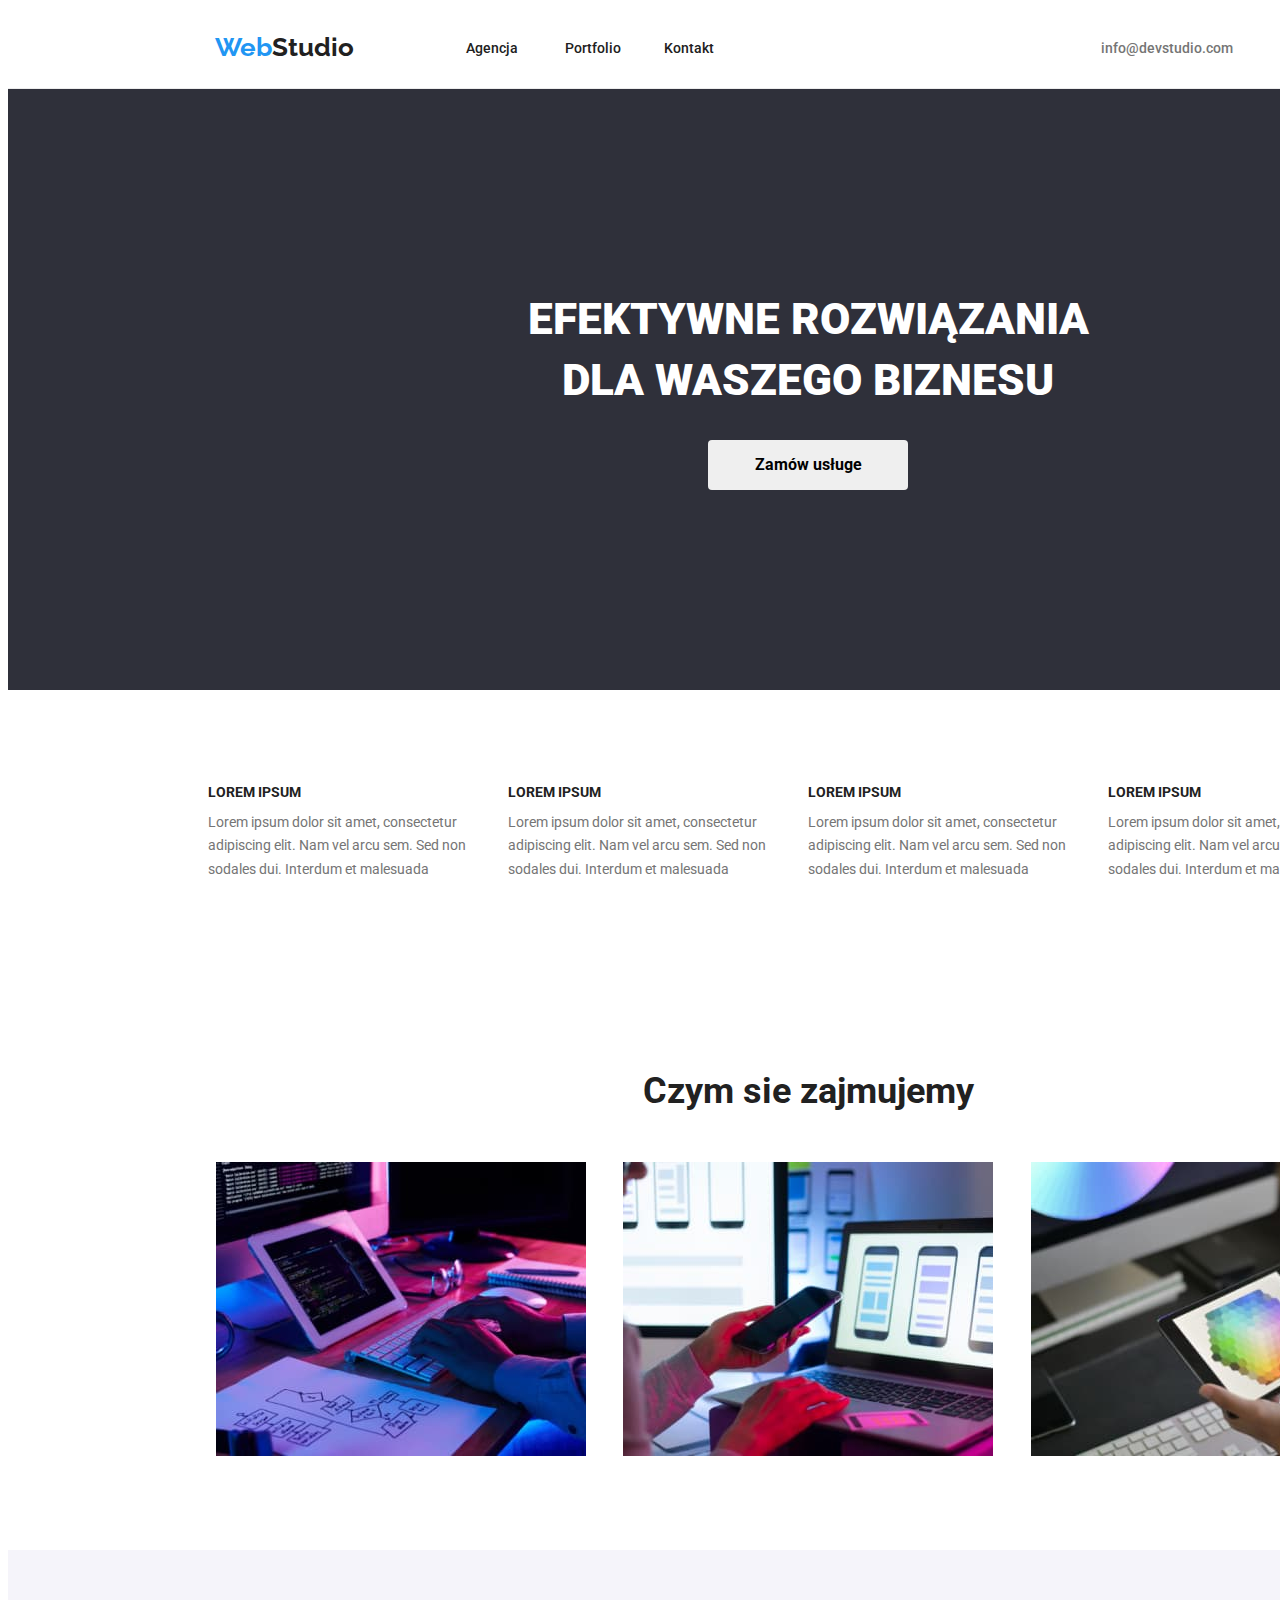
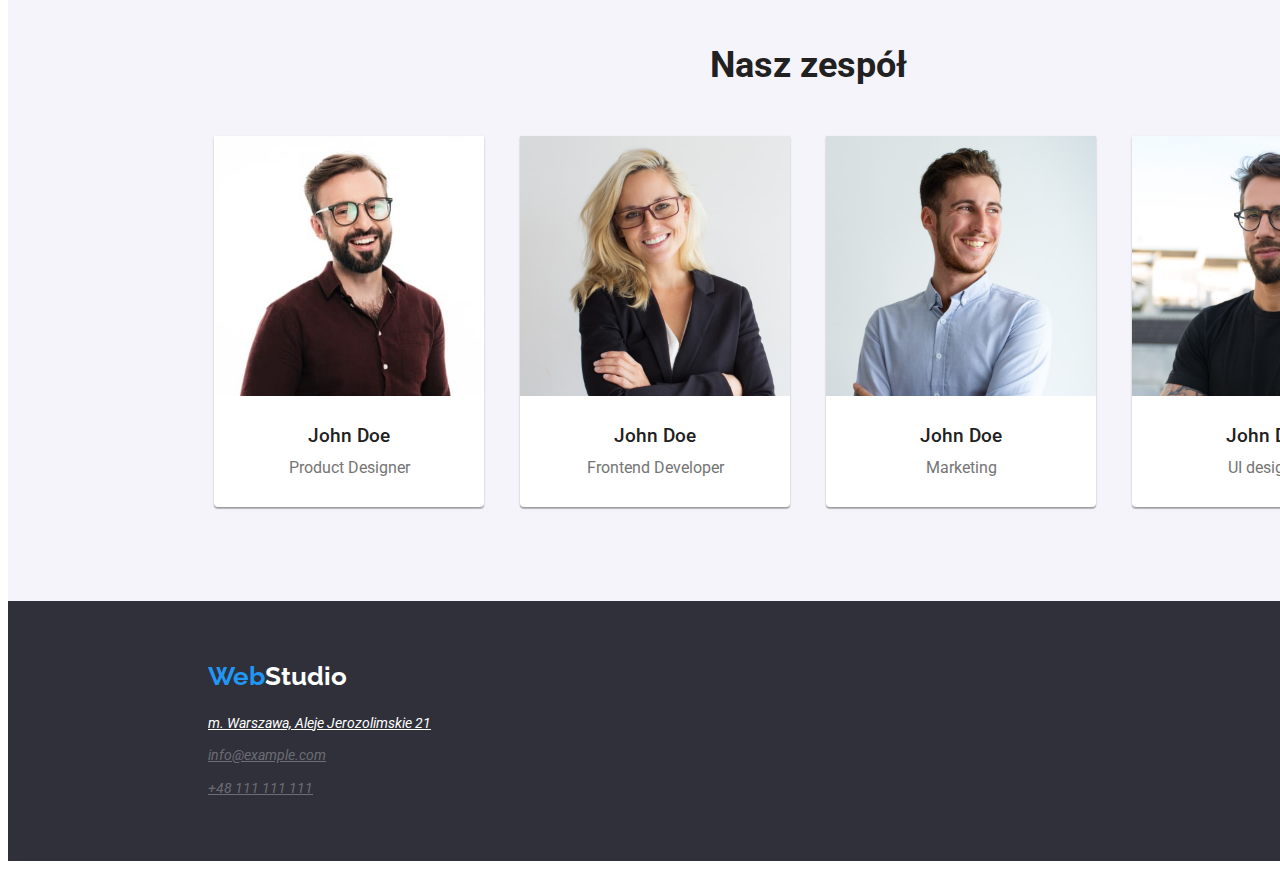
<file: index.html>
<!DOCTYPE html>
<html lang="pl">
  <head>
    <meta charset="UTF-8" />
    <meta http-equiv="X-UA-Compatible" content="IE=edge" />
    <meta name="viewport" content="width=device-width, initial-scale=1.0" />
    <link rel="preconnect" href="https://fonts.googleapis.com" />
    <link rel="preconnect" href="https://fonts.gstatic.com" crossorigin />
    <link
      href="https://fonts.googleapis.com/css2?family=Raleway:wght@700&family=Roboto:wght@400;500;700;900&display=swap"
      rel="stylesheet"
    />
    <link
      rel="stylesheet"
      href="https://cdnjs.cloudflare.com/ajax/libs/modern-normalize/1.1.0/modern-normalize.min.css"
      integrity="sha512-wpPYUAdjBVSE4KJnH1VR1HeZfpl1ub8YT/NKx4PuQ5NmX2tKuGu6U/JRp5y+Y8XG2tV+wKQpNHVUX03MfMFn9Q=="
      crossorigin="anonymous"
      referrerpolicy="no-referrer"
    />
    <link rel="stylesheet" href="./css/styles.css" />
    <title>WebStudio</title>
  </head>
  <body>
    <header class="header-border">
      <div class="container header">
        <a class="logo logo-top" href="#"
          ><span class="blue">Web</span>Studio</a
        >
        <nav>
          <ul class="navigation link menu">
            <li class="item"><a href="./index.html">Agencja</a></li>
            <li class="item"><a href="./portfolio.html">Portfolio</a></li>
            <li class="item"><a href="#">Kontakt</a></li>
          </ul>
        </nav>
        <a
          class="navigation-top navigation small link active"
          href="mailto:info@devstudio.com"
          >info@devstudio.com</a
        >
        <a class="navigation small link active" href="tel:+48111111111"
          >+48 111 111 111</a
        >
      </div>
    </header>
    <main>
      <!--Sekcja-"Header"-->
      <section class="background section">
        <div class="container section-1 text-center">
          <h1 class="main-header">
            EFEKTYWNE ROZWIĄZANIA <br />DLA WASZEGO BIZNESU
          </h1>
          <button class="main-button" type="button">Zamów usługe</button>
        </div>
      </section>
      <!--Sekcja-Nasze atuty-->
      <section class="section">
        <div class="container">
          <ul class="flexbox section-spacing">
            <li class="item">
              <h3 class="paragraph-title">LOREM IPSUM</h3>
              <p class="paragraph-text small">
                Lorem ipsum dolor sit amet, consectetur adipiscing elit. Nam vel
                arcu sem. Sed non sodales dui. Interdum et malesuada
              </p>
            </li>
            <li class="item">
              <h3 class="paragraph-title">LOREM IPSUM</h3>
              <p class="paragraph-text small">
                Lorem ipsum dolor sit amet, consectetur adipiscing elit. Nam vel
                arcu sem. Sed non sodales dui. Interdum et malesuada
              </p>
            </li>
            <li class="item">
              <h3 class="paragraph-title">LOREM IPSUM</h3>
              <p class="paragraph-text small">
                Lorem ipsum dolor sit amet, consectetur adipiscing elit. Nam vel
                arcu sem. Sed non sodales dui. Interdum et malesuada
              </p>
            </li>
            <li class="item">
              <h3 class="paragraph-title">LOREM IPSUM</h3>
              <p class="paragraph-text small">
                Lorem ipsum dolor sit amet, consectetur adipiscing elit. Nam vel
                arcu sem. Sed non sodales dui. Interdum et malesuada
              </p>
            </li>
          </ul>
        </div>
      </section>
      <!--Sekcja-Czym sie zajmujemy-->
      <section class="section">
        <div class="container text-center">
          <h2 class="section-title">Czym sie zajmujemy</h2>
          <ul class="flexbox section-about">
            <li class="item">
              <img
                class="no-gap"
                src="./images/img1.jpg"
                alt="Osoba pisząca kod na tablecie"
                width="370"
                height="294"
              />
            </li>
            <li class="item">
              <img
                class="no-gap"
                src="./images/img2.jpg"
                alt="Osoba trzymająca smartphone przed ekranem laptopa"
                width="370"
                height="294"
              />
            </li>
            <li class="item">
              <img
                class="no-gap"
                src="./images/img3.jpg"
                alt="Tablet graficzny"
                width="370"
                height="294"
              />
            </li>
          </ul>
        </div>
      </section>
      <!--Sekcja-Nasz zespol-->
      <section class="section background-darker">
        <div class="container text-center">
          <h2 class="section-title">Nasz zespół</h2>
          <ul class="flexbox section-team">
            <li class="item">
              <figure class="image-margin">
                <img
                  class="no-gap"
                  src="./images/product_designer.jpg"
                  alt="Mężczyzna"
                  width="270"
                  height="260"
                />
                <figcaption class="figcaption">
                  <h3 class="name">John Doe</h3>
                  <span class="small">Product Designer</span>
                </figcaption>
              </figure>
            </li>
            <li class="item">
              <figure class="image-margin">
                <img
                  class="no-gap"
                  src="./images/frontend_developer.jpg"
                  alt="Kobieta"
                  width="270"
                  height="260"
                />
                <figcaption class="figcaption">
                  <h3 class="name">John Doe</h3>
                  <span class="small">Frontend Developer</span>
                </figcaption>
              </figure>
            </li>
            <li class="item">
              <figure class="image-margin">
                <img
                  class="no-gap"
                  src="./images/marketing.jpg"
                  alt="Mężczyzna"
                  width="270"
                  height="260"
                />
                <figcaption class="figcaption">
                  <h3 class="name">John Doe</h3>
                  <span class="small">Marketing</span>
                </figcaption>
              </figure>
            </li>
            <li class="item">
              <figure class="image-margin">
                <img
                  class="no-gap"
                  src="./images/ui_designer.jpg"
                  alt="Mężczyzna"
                  width="270"
                  height="260"
                />
                <figcaption class="figcaption">
                  <h3 class="name">John Doe</h3>
                  <span class="small">UI designer</span>
                </figcaption>
              </figure>
            </li>
          </ul>
        </div>
      </section>
    </main>
    <!--Footer-->
    <footer class="background">
      <div class="container footer-space">
        <a class="logo footer" href="#"><span class="blue">Web</span>Studio</a>
        <address class="address-position">
          <ul class="footer-text">
            <li class="item">
              <a
                class="footer active"
                href="https://goo.gl/maps/qj117W8FbM5sxVwv7"
                target="_blank"
                >m. Warszawa, Aleje Jerozolimskie 21</a
              >
            </li>
            <li class="item">
              <a class="footer fade active" href="mailto:info@example.com"
                >info@example.com</a
              >
            </li>
            <li class="item">
              <a class="footer fade active" href="tel:+48111111111"
                >+48 111 111 111</a
              >
            </li>
          </ul>
        </address>
      </div>
    </footer>
  </body>
</html>
</file>
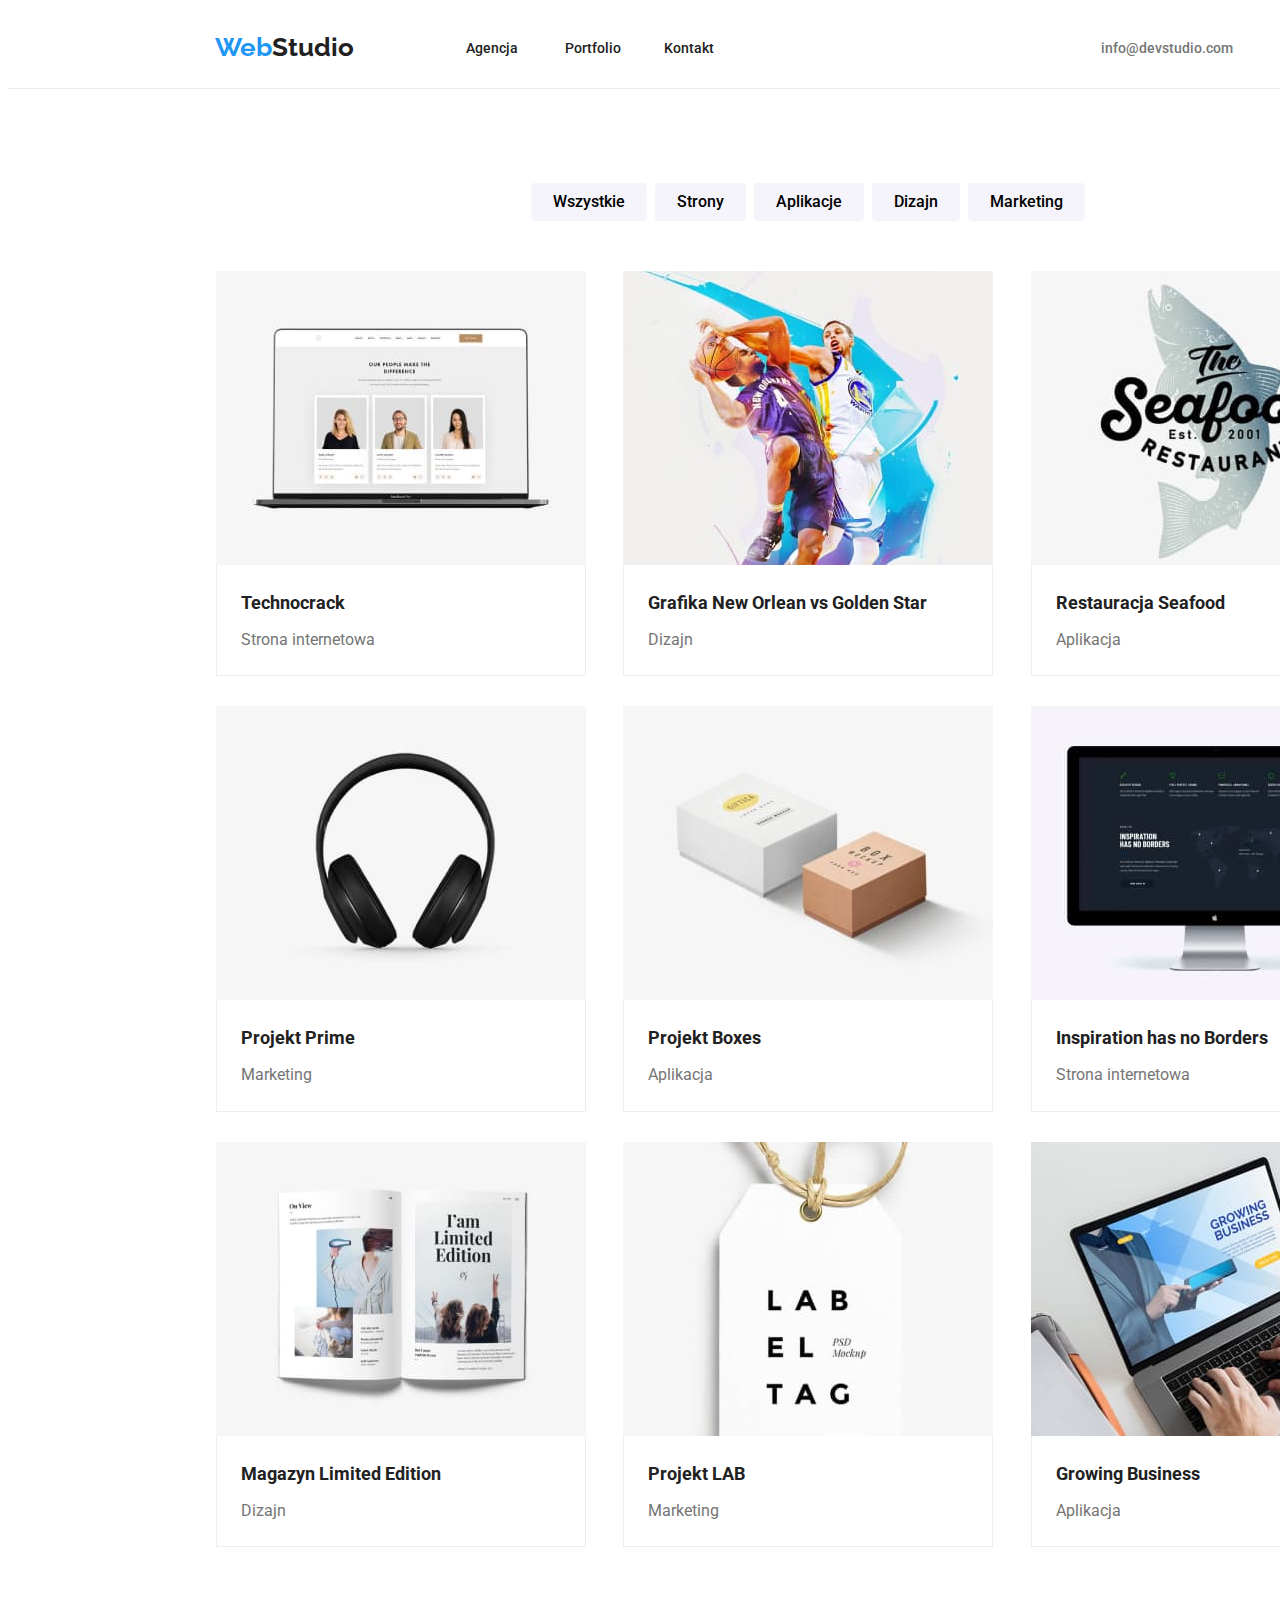
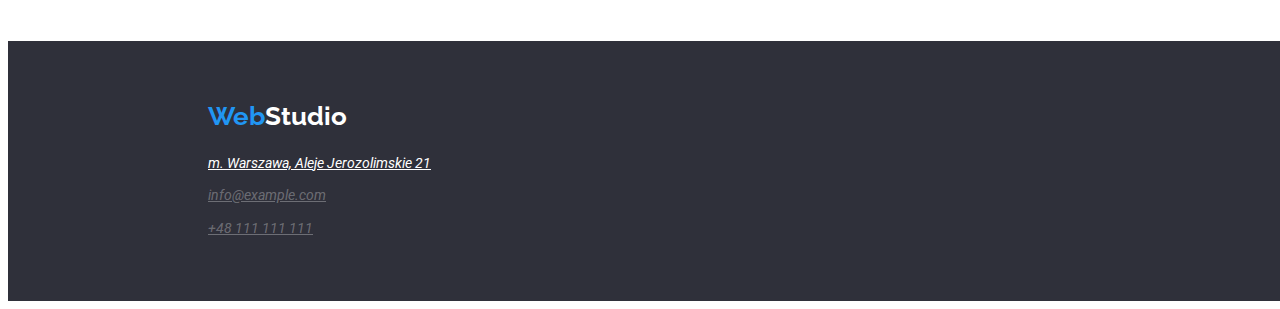
<file: portfolio.html>
<!DOCTYPE html>
<html lang="pl">
  <head>
    <meta charset="UTF-8" />
    <meta http-equiv="X-UA-Compatible" content="IE=edge" />
    <meta name="viewport" content="width=device-width, initial-scale=1.0" />
    <link rel="preconnect" href="https://fonts.googleapis.com" />
    <link rel="preconnect" href="https://fonts.gstatic.com" crossorigin />
    <link
      href="https://fonts.googleapis.com/css2?family=Raleway:wght@700&family=Roboto:wght@400;500;700;900&display=swap"
      rel="stylesheet"
    />
    <link
      rel="stylesheet"
      href="https://cdnjs.cloudflare.com/ajax/libs/modern-normalize/1.1.0/modern-normalize.min.css"
      integrity="sha512-wpPYUAdjBVSE4KJnH1VR1HeZfpl1ub8YT/NKx4PuQ5NmX2tKuGu6U/JRp5y+Y8XG2tV+wKQpNHVUX03MfMFn9Q=="
      crossorigin="anonymous"
      referrerpolicy="no-referrer"
    />
    <link rel="stylesheet" href="./css/styles.css" />
    <title>Portfolio</title>
  </head>
  <body>
    <header class="header-border">
      <div class="container header">
        <a class="logo logo-top" href="#"
          ><span class="blue">Web</span>Studio</a
        >
        <nav>
          <ul class="navigation link menu">
            <li class="item"><a href="./index.html">Agencja</a></li>
            <li class="item"><a href="./portfolio.html">Portfolio</a></li>
            <li class="item"><a href="#">Kontakt</a></li>
          </ul>
        </nav>
        <a
          class="navigation-top navigation small link active"
          href="mailto:info@devstudio.com"
          >info@devstudio.com</a
        >
        <a class="navigation small link active" href="tel:+48111111111"
          >+48 111 111 111</a
        >
      </div>
    </header>
    <main>
      <!--Filters begin-->
      <section class="section">
        <div class="container">
          <ul class="filters flexbox">
            <li class="item"><button type="button">Wszystkie</button></li>
            <li class="item"><button type="button">Strony</button></li>
            <li class="item"><button type="button">Aplikacje</button></li>
            <li class="item"><button type="button">Dizajn</button></li>
            <li class="item"><button type="button">Marketing</button></li>
          </ul>
          <ul class="picture flexbox">
            <li class="item">
              <figure class="image-margin">
                <img
                  class="no-gap"
                  src="./images/technocrack.jpg"
                  alt="Strona internetowa"
                  width="370"
                  height="294"
                />
                <figcaption class="figure-table">
                  <h3>Technocrack</h3>
                  <span class="small">Strona internetowa</span>
                </figcaption>
              </figure>
            </li>
            <li class="item">
              <figure class="image-margin">
                <img
                  class="no-gap"
                  src="./images/basketball.jpg"
                  alt="Koszykarze"
                  width="370"
                  height="294"
                />
                <figcaption class="figure-table">
                  <h3>Grafika New Orlean vs Golden Star</h3>
                  <span class="small">Dizajn</span>
                </figcaption>
              </figure>
            </li>
            <li class="item">
              <figure class="image-margin">
                <img
                  class="no-gap"
                  src="./images/seafood.jpg"
                  alt="Logo restauracji"
                  width="370"
                  height="294"
                />
                <figcaption class="figure-table">
                  <h3>Restauracja Seafood</h3>
                  <span class="small">Aplikacja</span>
                </figcaption>
              </figure>
            </li>
            <li class="item">
              <figure class="image-margin">
                <img
                  class="no-gap"
                  src="./images/projekt-prime.jpg"
                  alt="Słuchawki"
                  width="370"
                  height="294"
                />
                <figcaption class="figure-table">
                  <h3>Projekt Prime</h3>
                  <span class="small">Marketing</span>
                </figcaption>
              </figure>
            </li>
            <li class="item">
              <figure class="image-margin">
                <img
                  class="no-gap"
                  src="./images/projekt-boxes.jpg"
                  alt="Pudełka"
                  width="370"
                  height="294"
                />
                <figcaption class="figure-table">
                  <h3>Projekt Boxes</h3>
                  <span class="small">Aplikacja</span>
                </figcaption>
              </figure>
            </li>
            <li class="item">
              <figure class="image-margin">
                <img
                  class="no-gap"
                  src="./images/inspiration.jpg"
                  alt="Monitor"
                  width="370"
                  height="294"
                />
                <figcaption class="figure-table">
                  <h3>Inspiration has no Borders</h3>
                  <span class="small">Strona internetowa</span>
                </figcaption>
              </figure>
            </li>
            <li class="item">
              <figure class="image-margin">
                <img
                  class="no-gap"
                  src="./images/magazyn-limited.jpg"
                  alt="Czasopismo"
                  width="370"
                  height="294"
                />
                <figcaption class="figure-table">
                  <h3>Magazyn Limited Edition</h3>
                  <span class="small">Dizajn</span>
                </figcaption>
              </figure>
            </li>
            <li class="item">
              <figure class="image-margin">
                <img
                  class="no-gap"
                  src="./images/projekt-lab.jpg"
                  alt="metka z ceną"
                  width="370"
                  height="294"
                />
                <figcaption class="figure-table">
                  <h3>Projekt LAB</h3>
                  <span class="small">Marketing</span>
                </figcaption>
              </figure>
            </li>
            <li class="item">
              <figure class="image-margin">
                <img
                  class="no-gap"
                  src="./images/growing-business.jpg"
                  alt="Laptop"
                  width="370"
                  height="294"
                />
                <figcaption class="figure-table">
                  <h3>Growing Business</h3>
                  <span class="small">Aplikacja</span>
                </figcaption>
              </figure>
            </li>
          </ul>
        </div>
      </section>
    </main>
    <footer class="background">
      <div class="container footer-space">
        <a class="logo footer" href="#"><span class="blue">Web</span>Studio</a>
        <address class="address-position">
          <ul class="footer-text">
            <li class="item">
              <a
                class="footer active"
                href="https://goo.gl/maps/qj117W8FbM5sxVwv7"
                target="_blank"
                >m. Warszawa, Aleje Jerozolimskie 21</a
              >
            </li>
            <li class="item">
              <a class="footer fade active" href="mailto:info@example.com"
                >info@example.com</a
              >
            </li>
            <li class="item">
              <a class="footer fade active" href="tel:+48111111111"
                >+48 111 111 111</a
              >
            </li>
          </ul>
        </address>
      </div>
    </footer>
  </body>
</html>
</file>
<file: css/styles.css>
:root {
  --link-active: #2196f3;
}
:root {
  --small-text: #757575;
}
:root {
  --white-text: #ffffff;
}
:root {
  --default-text: #212121;
}
:root {
  --background-text-temp: #2f303a;
}
:root {
  --background-button: #f5f4fa;
}
:root {
  --footer-text: rgb(255, 255, 255, 0.3);
}
p {
  margin: 0;
}
ul {
  margin: 0;
  padding: 0;
  list-style-type: none;
}
h1 {
  margin: 0;
}
h2 {
  margin: 0;
}
h3 {
  margin: 0;
}
h4 {
  margin: 0;
}
body {
  font-family: "Roboto", sans-serif;
  color: var(--default-text);
  width: 1600px;
}
.logo {
  font-family: "Raleway";
  font-weight: 700;
  font-size: 26px;
  text-decoration: none;
  color: inherit;
  line-height: 1.17;
}
.blue {
  color: var(--link-active);
}
.link {
  text-decoration: none;
  color: inherit;
}
.link a {
  text-decoration: none;
  color: inherit;
}
.link a:hover {
  color: var(--link-active);
}
.link a:focus {
  color: var(--link-active);
}

.navigation {
  font-weight: 500;
  font-size: 14px;
  line-height: 1.17;
}
.small {
  color: var(--small-text);
}
.active:hover {
  color: var(--link-active);
}
.active:focus {
  color: var(--link-active);
}
h1 {
  font-weight: 900;
  font-size: 44px;
  color: var(--white-text);
  background-color: var(--background-text-temp);
  text-align: center;
  line-height: 1.37;
}
.main-button {
  font-weight: 700;
  font-size: 16px;
  font-family: inherit;
  line-height: 1.9;
  border: none;
}
.paragraph-title {
  font-size: 14px;
  line-height: 1.17;
  margin-bottom: 10px;
  width: 270px;
}
.paragraph-text {
  font-size: 14px;
  line-height: 1.7;
}
.section-title {
  font-size: 36px;
  line-height: 1.17;
  margin-bottom: 50px;
}
.name {
  font-weight: 500;
  line-height: 1.17;
}
.footer {
  color: var(--white-text);
}
.footer-text {
  line-height: 1.7;
  font-size: 14px;
  padding: 0;
}
.background {
  background-color: var(--background-text-temp);
}
.fade {
  color: var(--footer-text);
}
.filters button {
  background-color: var(--background-button);
  font-weight: 500;
  font-size: 16px;
  font-family: inherit;
  line-height: 1.6;
  border: none;
  background: #f5f4fa;
  border-radius: 4px;
  padding: 6px 22px;
}
button:hover {
  cursor: pointer;
  background-color: var(--link-active);
  color: var(--white-text);
}
.picture h3 {
  font-size: 18px;
  line-height: 2;
}
.picture span {
  line-height: 1.9;
}
button:focus {
  background-color: var(--link-active);
  color: var(--white-text);
}
.container {
  width: 1200px;
  margin: 0 auto;
}
.section {
  padding-top: 94px;
  padding-bottom: 94px;
}
.header-border {
  border-bottom: 1px solid rgba(236, 236, 236, 1);
}
.header {
  display: flex;
  align-items: center;
  justify-content: space-around;
}
.logo-top {
  padding-top: 24px;
  padding-bottom: 25px;
  width: 145px;
}
.menu {
  display: flex;
  padding: 32px 371px 32px 93px;
  margin: auto;
}
.menu > .item {
  width: 53px;
}
.menu > .item:not(:last-child) {
  margin-right: 46px;
}
.navigation-top {
  margin-right: 50px;
}
.main-header {
  padding-bottom: 30px;
  margin: 0 auto;
  width: 696px;
}
.main-button {
  padding: 10px 41px 10px 42px;
  border-radius: 4px;
  width: 200px;
}
.section-1 {
  padding-bottom: 106px;
  padding-top: 106px;
}
.section-about > .item:not(:last-child) {
  margin-right: 30px;
}
.flexbox {
  display: flex;
  justify-content: space-evenly;
}
.text-center {
  text-align: center;
}
.footer-space {
  padding-top: 60px;
}
.address-position {
  margin-top: 20px;
  padding-bottom: 60px;
}
.background-darker {
  background-color: #f5f4fa;
}
.image-margin {
  margin: 0;
}
.section-team > .item:not(:last-child) {
  margin-right: 30px;
}
.section-team > .item {
  box-shadow: 0px 1px 3px rgba(0, 0, 0, 0.12), 0px 1px 1px rgba(0, 0, 0, 0.14),
    0px 2px 1px rgba(0, 0, 0, 0.2);
  border-radius: 0px 0px 4px 4px;
  background-color: #ffffff;
}
.figcaption > .name {
  margin-top: 30px;
  margin-bottom: 10px;
}
.figcaption > .small {
  display: block;
  padding-bottom: 30px;
}
.footer-text > .item:not(:last-child) {
  margin-bottom: 9px;
}
.filters {
  justify-content: center;
  margin-bottom: 50px;
  padding: 0;
}
.filters > .item:not(:last-child) {
  margin-right: 8px;
}
.picture {
  padding: 0;
  flex-wrap: wrap;
  gap: 30px;
}
.figure-table > h3 {
  padding: 20px 24px 4px 24px;
}
.figure-table > .small {
  display: block;
  padding: 0 24px 20px 24px;
}

.figure-table {
  border-bottom: 1px solid rgba(238, 238, 238, 1);
  border-right: 1px solid rgba(238, 238, 238, 1);
  border-left: 1px solid rgba(238, 238, 238, 1);
}
.no-gap {
  display: block;
}
</file>
